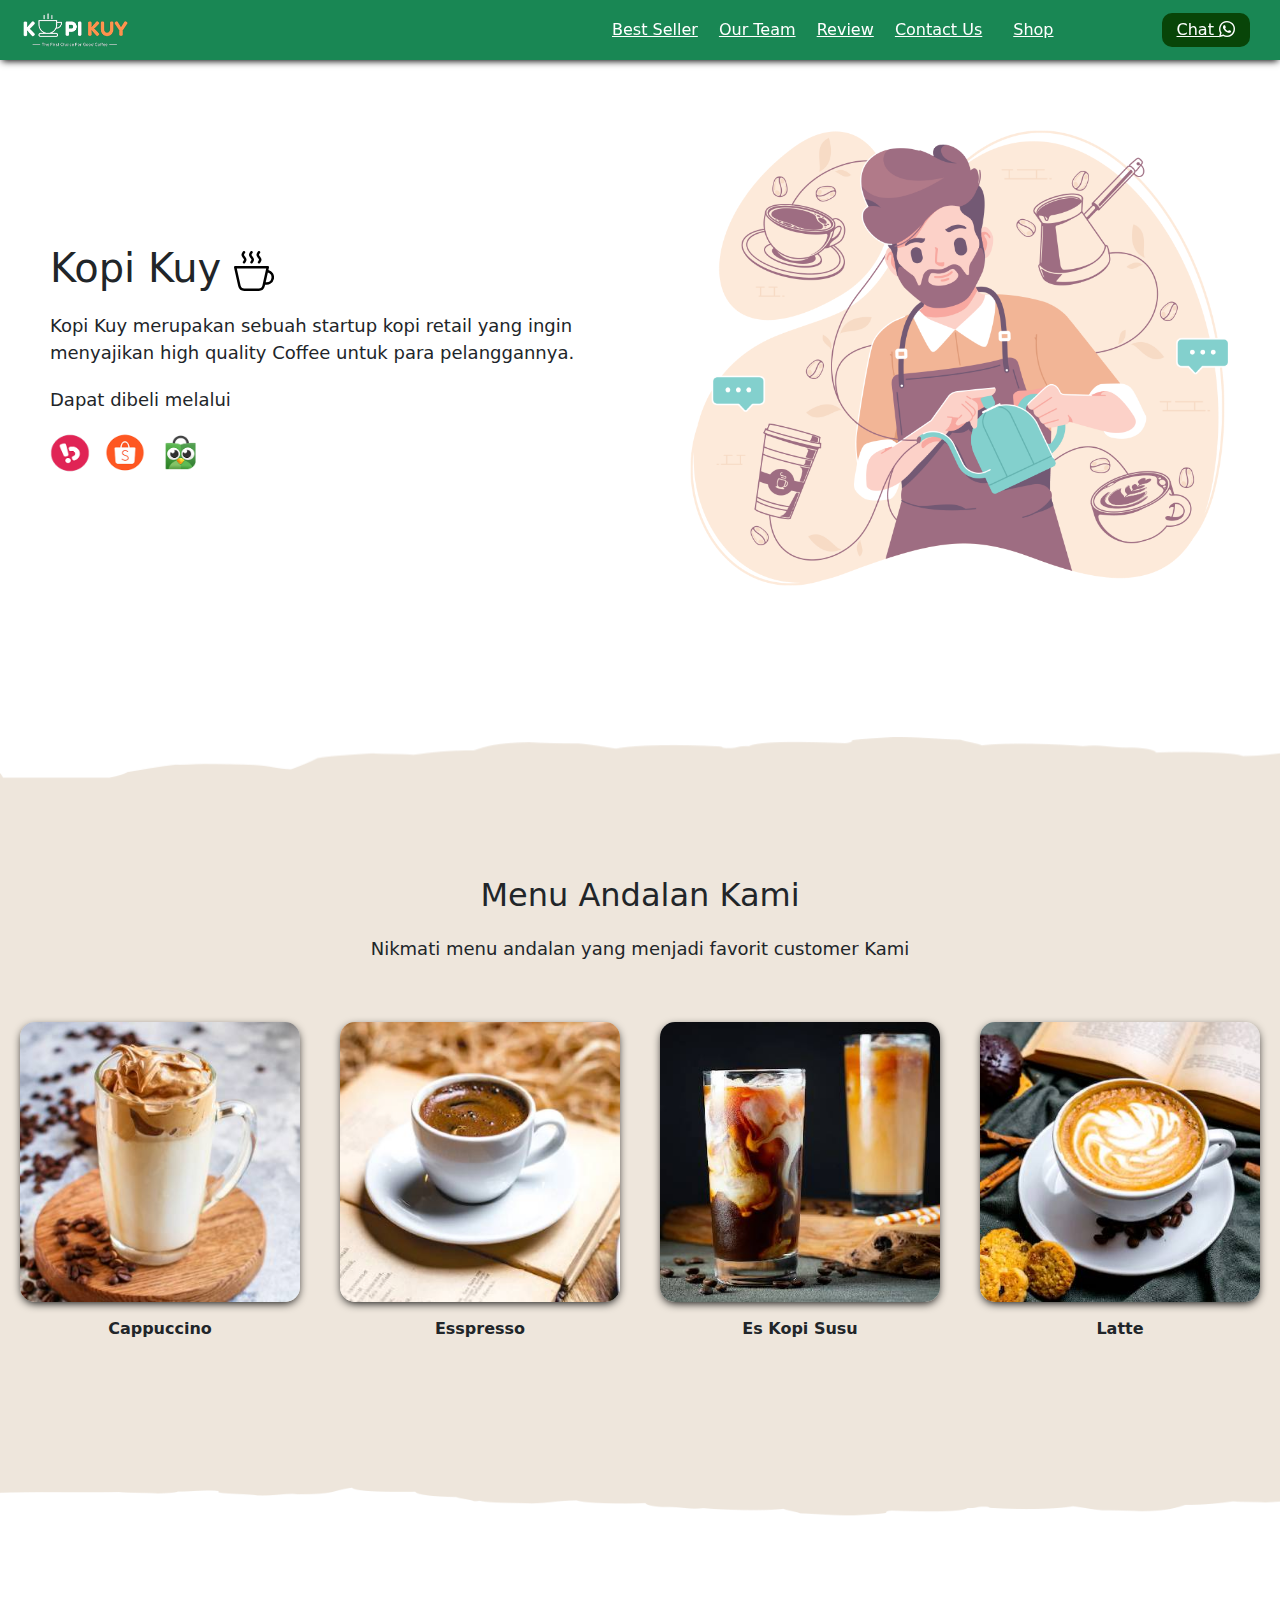
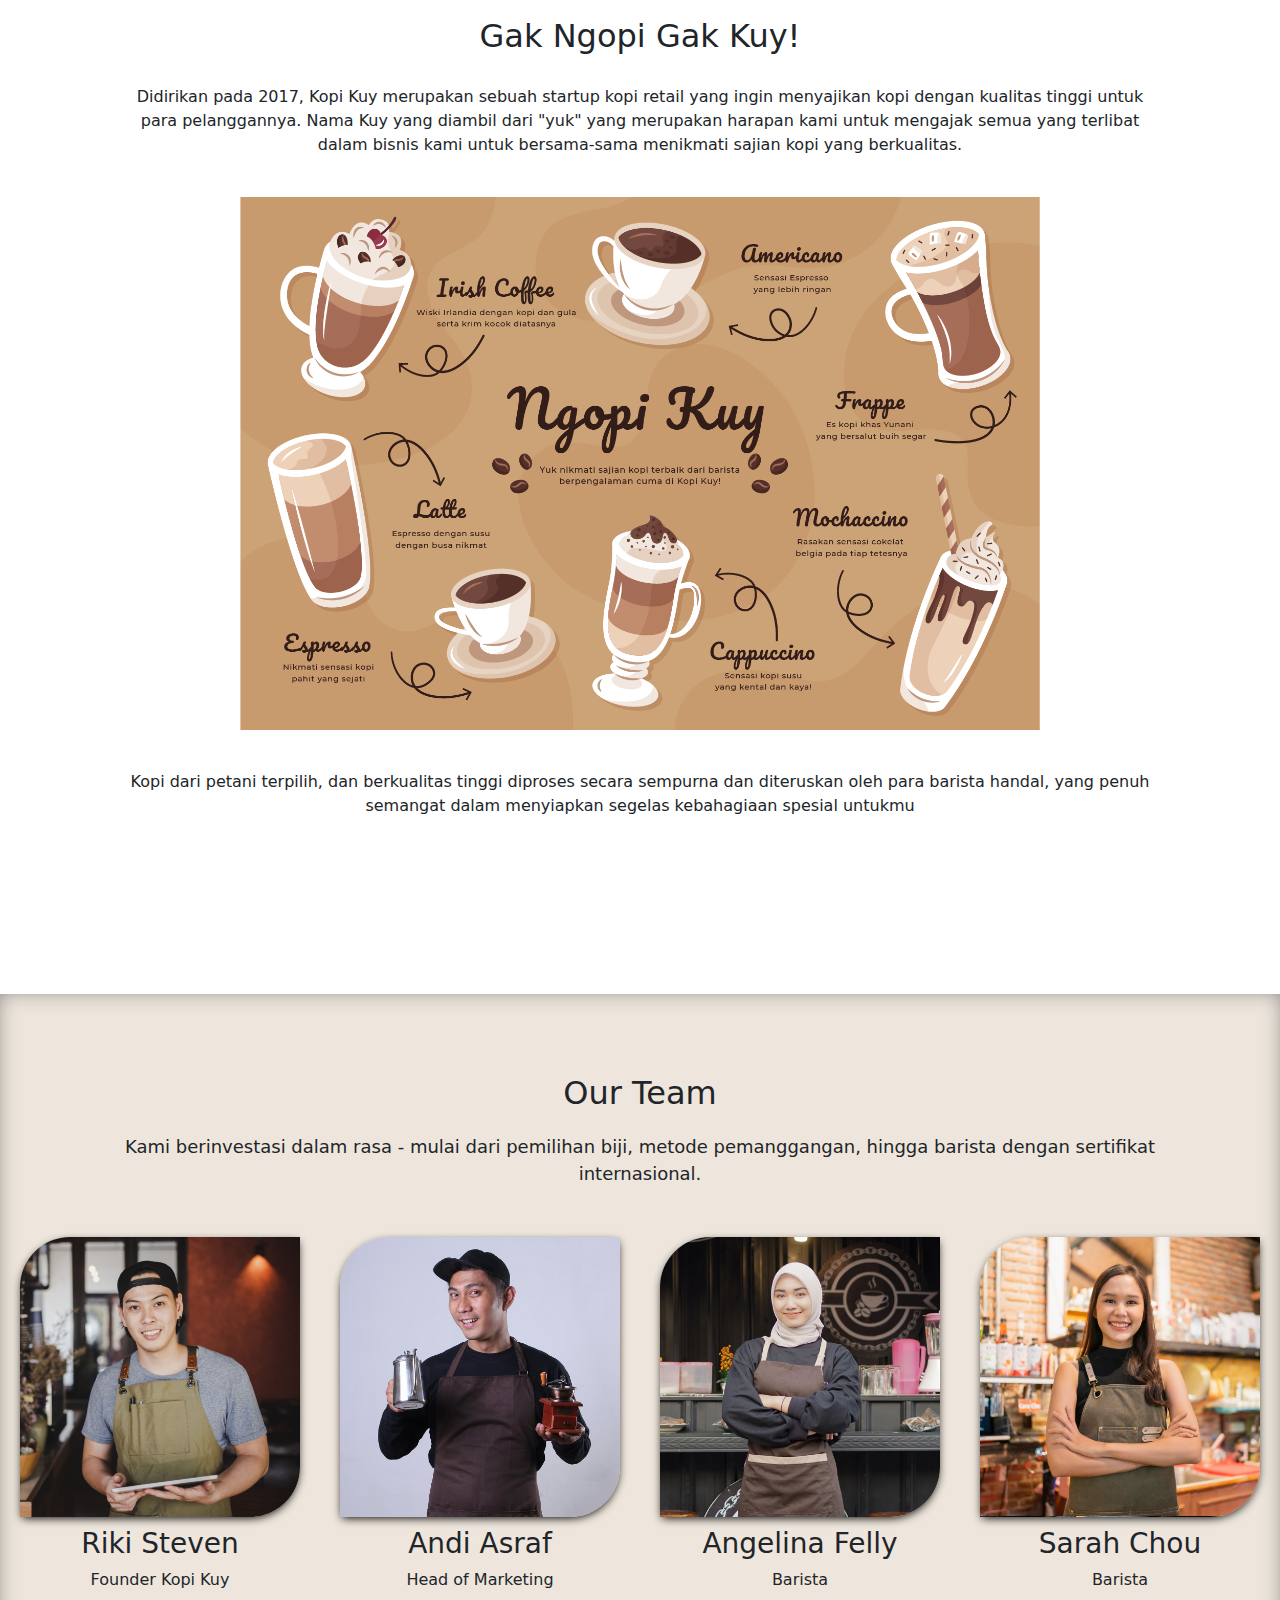
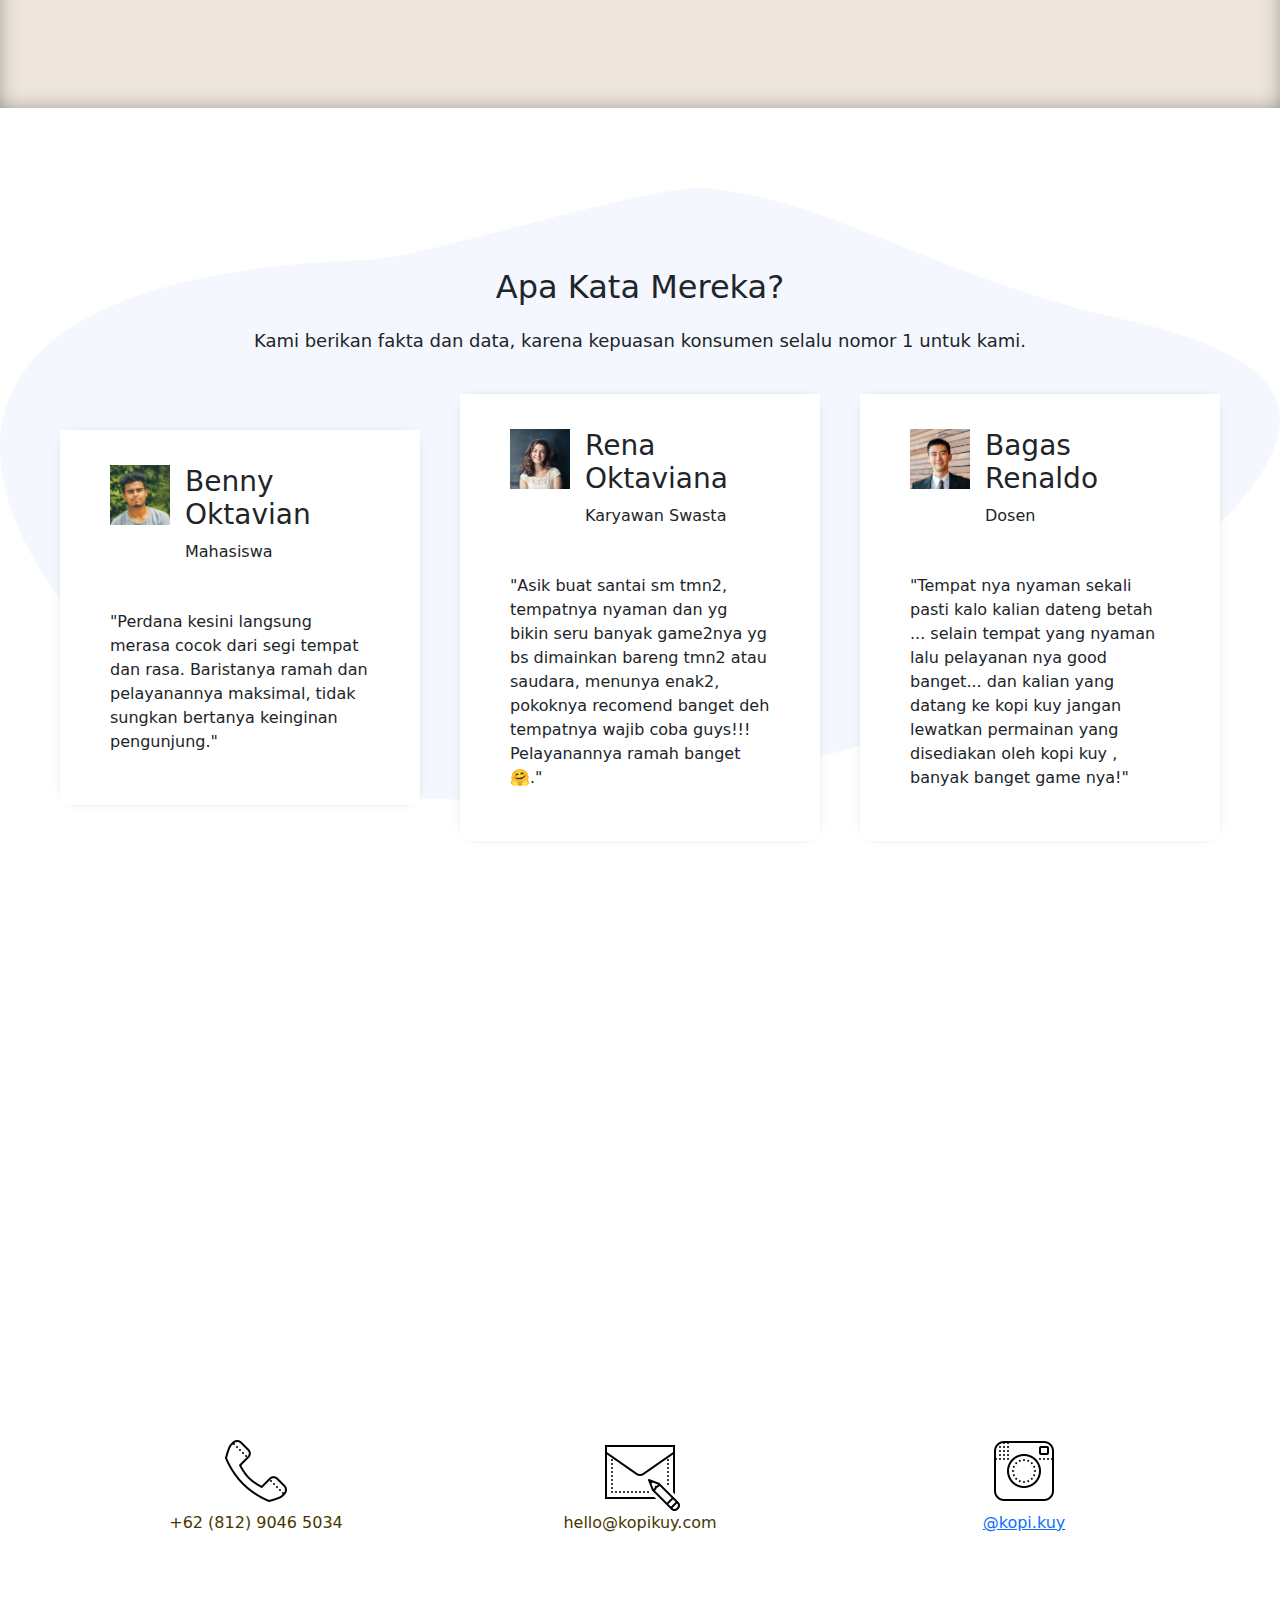
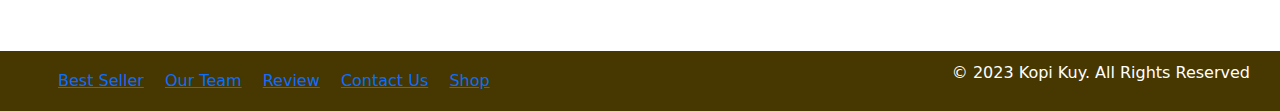
<file: index.html>
<!DOCTYPE html>
<html lang="id">
 
<head>
    <meta charset="UTF-8">
    <meta http-equiv="X-UA-Compatible" content="IE=edge">
    <meta name="viewport" content="width=device-width, initial-scale=1.0">
    <link rel="shortcut icon" href="images/favicon.ico" type="image/x-icon">
    <title>Website Kopi Kuy</title>
    <link rel="stylesheet" href="css/style.css">
    <link rel="shortcut icon" href="images/favicon.ico" type="image/x-icon">
    <link rel="stylesheet" href="vendor/bootstrap/bootstrap.min.css">
    <link rel="stylesheet" href="vendor/bootstrap/bootstrap-icons.css">
    <script src="vendor/bootstrap/bootstrap.bundle.min.js"></script>
</head>

<body>
    <nav>
        <img class="logo" src="images/logo/logo_kuy.png">
        <div class="navigasi">
            <a href="#best-seller">Best Seller</a>
            <a href="#our-team">Our Team</a>
            <a href="#review">Review</a>
            <a href="#contact-us">Contact Us</a>
        </div>
        <a class="shop" href="produk.html">Shop</a>
        <a class="chat" href="https://wa.me/628123456?text=Saya ingin bertanya" target="_blank">Chat <i class="bi bi-whatsapp"></i></a>
    </nav>

    <!-- Tulis Kode HTML / <header> Setelah baris di bawah ini (baris 28) -->

<header>
    <div class="kiri">
        <h1>
            Kopi Kuy <img src="images/icon/icon_kopi.svg" alt="" class="">
        </h1>
        <p>
            Kopi Kuy merupakan sebuah startup kopi retail yang ingin menyajikan high quality Coffee untuk para pelanggannya.
        </p>

        <p>
            Dapat dibeli melalui
        </p>
        <div class="olshop">
            <img src="images/logo/logo_bukalapak.png" alt="">
            <img src="images/logo/logo_shopee.png" alt="">
            <img src="images/logo/logo_tokopedia.png" alt="">
        </div>
    </div>
   
    <div class="kanan">
        <img src="images/header/header6.png" alt="">
    </div>

</header>

<section class="best-seller" id="best-seller">

    <h2>Menu Andalan Kami</h2>
    <p>Nikmati menu andalan yang menjadi favorit customer Kami</p>

    <div class="produk">
        <img src="images/produk/product_capuchino.jpg" alt="">
        <p>Cappuccino</p>
    </div>
    <div class="produk">
        <img src="images/produk/product_espresso.jpg" alt="">
        <p>Esspresso</p>
    </div>
    <div class="produk">
        <img src="images/produk/product_kopi_susu.jpg" alt="">
        <p>Es Kopi Susu</p>
    </div>
    <div class="produk">
        <img src="images/produk/product_latte.jpg" alt="">
        <p>Latte</p>
    </div>

</section>

<section id="about-us" class="about-us">
    <h2>Gak Ngopi Gak Kuy!</h2>
    <p>
        Didirikan pada 2017, Kopi Kuy merupakan sebuah startup kopi retail yang ingin menyajikan kopi
        dengan kualitas tinggi
        untuk para pelanggannya. Nama Kuy yang diambil dari "yuk" yang merupakan harapan kami untuk
        mengajak semua yang terlibat dalam bisnis kami untuk bersama-sama menikmati sajian kopi yang
        berkualitas.
    </p>
    <img src="images/about-us/aset_kopi_jumbo.png">
    <p>
        Kopi dari petani terpilih, dan berkualitas tinggi diproses secara sempurna dan diteruskan
        oleh para barista handal,
        yang penuh semangat dalam menyiapkan segelas kebahagiaan spesial untukmu
    </p>
</section>

<section class="our-team" id="our-team">

    <h2>Our Team</h2>

    <p>Kami berinvestasi dalam rasa - mulai dari pemilihan biji, metode pemanggangan,
        hingga barista dengan sertifikat internasional. </p>

    <div class="team">
        <img src="images/team/team1.jpg">
        <h3>Riki Steven</h3>
        <p>Founder Kopi Kuy</p>
    </div>

    <div class="team">
        <img src="images/team/team2.jpg">
        <h3>Andi Asraf</h3>
        <p>Head of Marketing</p>
    </div>

    <div class="team">
        <img src="images/team/team3.jpg">
        <h3>Angelina Felly</h3>
        <p>Barista</p>
    </div>

    <div class="team">
        <img src="images/team/team4.jpg">
        <h3>Sarah Chou</h3>
        <p>Barista</p>
    </div>

</section>

<section id="review" class="review">
    <h2>Apa Kata Mereka?</h2>

    <p>Kami berikan fakta dan data, karena kepuasan konsumen selalu nomor 1 untuk kami.</p>

    <div class="testimoni">
        <img src="images/customer/customer1.jpg">
        <div class="profile">
            <h3>Benny Oktavian</h3>
            <p>Mahasiswa</p>
        </div>
        <p>"Perdana kesini langsung merasa cocok dari segi tempat dan rasa. Baristanya ramah
            dan pelayanannya maksimal, tidak sungkan bertanya keinginan pengunjung."</p>
    </div>

    <div class="testimoni">
        <img src="images/customer/customer2.jpg">
        <div class="profile">
            <h3>Rena Oktaviana</h3>
            <p>Karyawan Swasta</p>
        </div>
        <p>"Asik buat santai sm tmn2, tempatnya nyaman dan yg bikin seru banyak game2nya yg bs
            dimainkan bareng tmn2 atau saudara, menunya enak2, pokoknya recomend banget deh
            tempatnya wajib coba guys!!! Pelayanannya ramah banget 🤗."</p>
    </div>

    <div class="testimoni">
        <img src="images/customer/customer3.jpg">
        <div class="profile">
            <h3>Bagas Renaldo</h3>
            <p>Dosen</p>
        </div>
        <p>"Tempat nya nyaman sekali pasti kalo kalian dateng betah ... selain tempat yang
            nyaman lalu pelayanan nya good banget... dan kalian yang datang ke kopi kuy jangan
            lewatkan permainan yang disediakan oleh kopi kuy , banyak banget game nya!"</p>
    </div>
</section>

<section class="contact-us" id="contact-us">

    <iframe
        src="https://www.google.com/maps/embed?pb=!1m14!1m8!1m3!1d7932.741866032694!2d106.668581!3d-6.214715!3m2!1i1024!2i768!4f13.1!3m3!1m2!1s0x2e69f9912c7f297b%3A0xe5a3a671dae861ab!2sKopi%20kuy!5e0!3m2!1sid!2sid!4v1680617229460!5m2!1sid!2sid"
        allowfullscreen="" loading="lazy" referrerpolicy="no-referrer-when-downgrade"></iframe>

    <div class="kontak">
        <img src="images/icon/icon_phone.png">
        <p>+62 (812) 9046 5034</p>
    </div>

    <div class="kontak">
        <img src="images/icon/icon_mail.png">
        <p>hello@kopikuy.com</p>
    </div>

    <div class="kontak">
        <img src="images/icon/icon_instagram.png">
        <a href="https://instagram.com" role="button">
            <p>@kopi.kuy</p>
        </a>
    </div>

</section>

<footer>
    <div class="navigasi">
        <a href="#best-seller">Best Seller</a>
        <a href="#our-team">Our Team</a>
        <a href="#review">Review</a>
        <a href="#contact-us">Contact Us</a>
        <a href="produk.html">Shop</a>
    </div>
    <p>© 2023 Kopi Kuy. All Rights Reserved</p>
</footer>

    <!--
        Kode HTML tidak boleh lewat dari batas ini
        Pastikan setiap section di tutup
        misalnya kode <section class="best-seller"> harus ada
        di bawah kode </header> (perhatikan ada garis miringnya
        dan setiap section harus setelah kode </section>
        jangan menulis <section> di dalam <section>
    -->
</body>

</html>
</file>
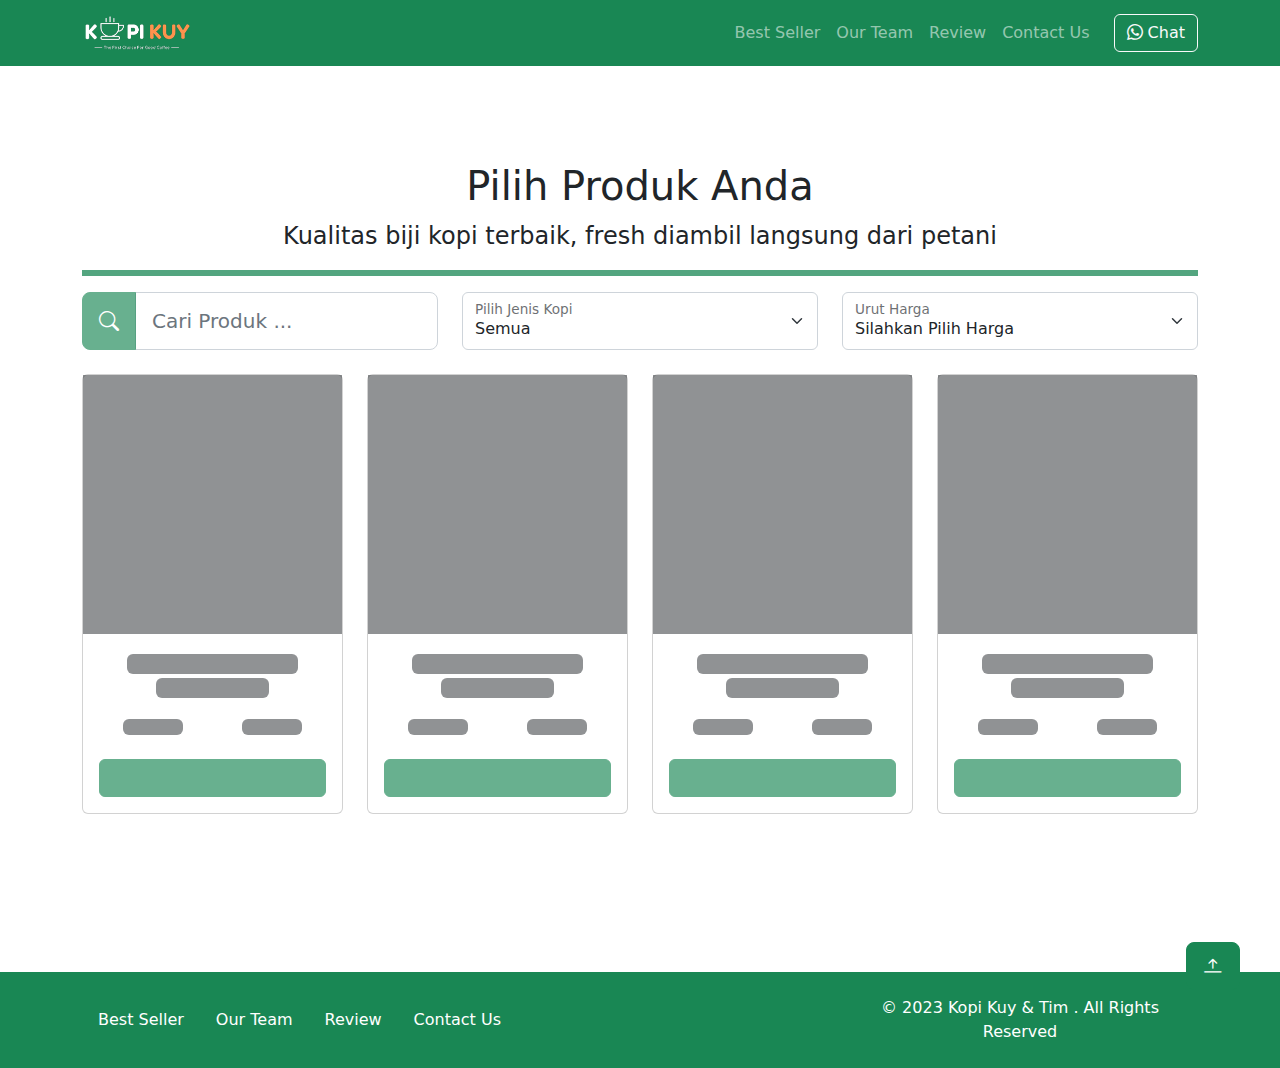
<file: produk.html>
<!DOCTYPE html>
<html lang="id">

<head>
    <meta charset="UTF-8">
    <meta http-equiv="X-UA-Compatible" content="IE=edge">
    <meta name="viewport" content="width=device-width, initial-scale=1.0">
    <link rel="shortcut icon" href="images/favicon/favicon.ico" type="image/x-icon">
    <title>Produk</title>
    <link rel="shortcut icon" href="images/favicon.ico" type="image/x-icon">
    <link rel="stylesheet" href="vendor/bootstrap/bootstrap.min.css">
    <link rel="stylesheet" href="vendor/bootstrap/bootstrap-icons.css">
    <script src="vendor/bootstrap/bootstrap.bundle.min.js"></script>
    <script src="js/jquery-3.6.3.min.js"></script>
    <style>
        /* tulis kode CSS internal di bawah sini */
        *{
            scroll-behavior: smooth;
        }

        #produk_not_found {
            display: flex;
            align-items: center;
            flex-direction: column;
            justify-content: center;
            height: 330px;
            border: 1px solid #d1d1d1;
            border-radius: 10px;
            margin: 10px 0;
            padding: 30px;
            font-size: 1.2rem;
            font-weight: 400;
        }
        
        #back-top {
            top: -30px;
            right: 40px;
        }

        @media (max-width:600px) {
            #back-top {
                width: fit-content;
                top: -50px;
                left: 50%;
                transform: translate(-50%, 50%);
            }
        }

        /* Batas Akhir penulisan kode CSS internal */
    </style>
</head>

<body>
    <!-- Tulis Kode Bootstrap Di Bawah Sini -->

    <nav class="navbar sticky-top navbar-dark bg-success navbar-expand-lg bisadicopy">
        <div class="container">
            <a class="navbar-brand" href="index.html">
                <img src="images/logo/logo_kuy.png" height="40" alt="image">
            </a>
            <button class="navbar-toggler" type="button" data-bs-toggle="collapse" data-bs-target="#navbarNav11"
                aria-controls="navbarNav11" aria-expanded="false" aria-label="Toggle navigation">
                <span class="navbar-toggler-icon"></span>
            </button>
            <div class="collapse navbar-collapse" id="navbarNav11">
                <ul class="navbar-nav ms-auto">
                    <li class="nav-item">
                        <a class="nav-link" href="index.html#best-seller">Best Seller</a>
                    </li>
                    <li class="nav-item">
                        <a class="nav-link" href="index.html#our-team">Our Team</a>
                    </li>
                    <li class="nav-item">
                        <a class="nav-link" href="index.html#review">Review</a>
                    </li>
                    <li class="nav-item">
                        <a class="nav-link" href="index.html#contact-us">Contact Us</a>
                    </li>
                </ul>
                <a target="_blank" class="btn btn-outline-light ms-md-3"
                    href="https://wa.me/6281291551234?text=halo kopi kuy saya mau pesan"><i class="bi bi-whatsapp"></i>
                    Chat</a>
            </div>
        </div>
    </nav>

    <section class="riki-block produk text-center my-5 py-5">
        <div class="container">
            <h1>Pilih Produk Anda</h1>
            <p class="fs-4">Kualitas biji kopi terbaik, fresh diambil langsung dari petani</p>
            <hr class="border border-success border-3 opacity-75">

            <!-- Ini Untuk Select -->
            <div class="row gap-2 gap-md-0">
                <div class="col-md-4">
                    <div class="input-group input-group-lg h-100">
                        <button aria-readonly="true" disabled class="btn btn-success" type="button" id="btn-cari-produk">
                            <i class="bi bi-search"></i>
                        </button>
                        <input id="cari-produk" type="search" class="form-control" placeholder="Cari Produk ..." aria-label="Cari produk search">
                      </div>
                </div>
                <div class="col-md-4">
                    <div class="form-floating">
                        <select class="form-select" id="select_kopi">
                            <option selected value="semua">Semua</option>
                            <option value="arabica">Arabica</option>
                            <option value="robusta">Robusta</option>
                            <option value="nonkopi">Non Kopi</option>
                        </select>
                        <label for="select_kopi">Pilih Jenis Kopi</label>
                    </div>
                </div>
                <div class="col-md-4">
                    <div class="form-floating">
                        <select class="form-select" id="filter_harga">
                            <option selected disabled>Silahkan Pilih Harga</option>
                            <option value="paling_mahal">Paling Mahal</option>
                            <option value="paling_murah">Paling Murah</option>
                        </select>
                        <label for="filter_harga">Urut Harga</label>
                    </div>
                </div>
            </div>

            <div id="produk_not_found" class="mt-4">
                <svg class="w-25" xmlns="http://www.w3.org/2000/svg" data-name="Layer 1" width="982.48732" height="763.01413" viewBox="0 0 982.48732 763.01413" xmlns:xlink="http://www.w3.org/1999/xlink"><circle cx="559.4329" cy="333.06116" r="40.02979" fill="#e6e6e6"/><path d="M766.295,452.99465l-41.832-41.832a44.307,44.307,0,0,0-14.42627-61.92578,44.45758,44.45758,0,0,0-58.91358,12.23779,44.30652,44.30652,0,0,0,60.03321,62.99512l41.832,41.832A9.40939,9.40939,0,0,0,766.295,452.99465ZM709.59431,409.6011a31.68421,31.68421,0,1,1,9.27978-22.40381A31.58568,31.58568,0,0,1,709.59431,409.6011Z" transform="translate(-108.75634 -68.49293)" fill="#3f3d56"/><path d="M1069.529,514.69884C1176.50914,633.00725,866.39184,803.50707,615.8095,803.50707S191.86334,671.39983,162.09,514.69884C89.89987,134.75174,777.16735-106.74054,615.8095,225.89055,380.61181,710.73882,985.27984,421.5284,1069.529,514.69884Z" transform="translate(-108.75634 -68.49293)" fill="#e6e6e6"/><path d="M1021.529,542.69884C1128.50914,661.00725,818.39184,831.50707,567.8095,831.50707S143.86334,699.39983,114.09,542.69884C41.89987,162.75174,729.16735-78.74054,567.8095,253.89055,332.61181,738.73882,937.27984,449.5284,1021.529,542.69884Z" transform="translate(-108.75634 -68.49293)" fill="#3f3d56"/><path d="M258.35026,265.31823c-75.06741-3.30525-133.27133-19.49788-132.50668-36.86436.45844-10.41178,21.70324-18.7842,58.28677-22.96955a1,1,0,1,1,.22727,1.987c-34.46168,3.943-56.11733,12.01678-56.516,21.07051-.69148,15.70451,59.11433,31.63093,130.59659,34.77832s132.4564-7.461,133.14787-23.16554c.40032-9.09178-20.59681-19.06558-54.79775-26.0284a1.00008,1.00008,0,1,1,.3991-1.95993c36.3011,7.39058,56.85694,17.624,56.39672,28.0763C392.81953,257.60908,333.41767,268.62348,258.35026,265.31823Z" transform="translate(-108.75634 -68.49293)" fill="#198754"/><path d="M191.67927,268.22672a76.98277,76.98277,0,0,0,133.03578,5.52178A1211.97551,1211.97551,0,0,1,191.67927,268.22672Z" transform="translate(-108.75634 -68.49293)" fill="#198754"/><path d="M333.019,252.71347a76.997,76.997,0,1,0-147.74945-5.70562A572.23325,572.23325,0,0,0,333.019,252.71347Z" transform="translate(-108.75634 -68.49293)" fill="#198754"/><circle cx="168.83353" cy="123.60073" r="9" fill="#fff"/><circle cx="122.51347" cy="152.59128" r="15" fill="#fff"/><circle cx="348.90479" cy="142.89813" r="9.99975" fill="#198754"/><circle cx="122.90479" cy="452.89813" r="6.00007" fill="#e6e6e6"/><circle cx="542.90479" cy="658.89813" r="6.00007" fill="#e6e6e6"/><circle cx="151.90479" cy="339.89813" r="3.00007" fill="#e6e6e6"/><circle cx="399.90479" cy="563.89813" r="3.00007" fill="#e6e6e6"/><circle cx="850.90479" cy="534.89813" r="3.00007" fill="#e6e6e6"/><circle cx="709.90479" cy="623.89813" r="3.00007" fill="#e6e6e6"/><circle cx="562.90479" cy="515.89813" r="3.00007" fill="#e6e6e6"/><circle cx="372.90479" cy="219.89813" r="3.00007" fill="#e6e6e6"/><circle cx="396.90479" cy="71.89813" r="3.00007" fill="#e6e6e6"/><circle cx="382.90479" cy="694.89813" r="3.00007" fill="#e6e6e6"/><circle cx="234.90479" cy="631.89813" r="3.00007" fill="#e6e6e6"/><circle cx="703.90479" cy="523.89813" r="3.00007" fill="#e6e6e6"/><circle cx="148.3737" cy="224.7987" r="9" fill="#fff"/><path d="M460.6612,431.39114c0,26.88035-41.55939,89.516-53.70465,107.24669a3.99188,3.99188,0,0,1-6.5907,0c-12.14526-17.73066-53.70465-80.36634-53.70465-107.24669a57,57,0,1,1,114,0Z" transform="translate(-108.75634 -68.49293)" fill="#fff"/><circle cx="294.90486" cy="358.8982" r="29" fill="#198754"/><ellipse cx="294.40486" cy="496.3982" rx="33.5" ry="6.5" fill="#fff"/><path d="M925.60957,386.41245a10.52681,10.52681,0,0,0-.64106,1.52851l-47.783,13.27682-8.61085-8.42662L854.1589,404.12429,867.953,420.52338a8,8,0,0,0,9.35283,2.169l51.61632-22.78484a10.49709,10.49709,0,1,0-3.31256-13.49509Z" transform="translate(-108.75634 -68.49293)" fill="#ffb8b8"/><path d="M875.50191,401.996l-17.9352,13.95958a4.5,4.5,0,0,1-6.68163-1.33719L839.73843,394.891a12.49741,12.49741,0,0,1,19.76923-15.29426l16.33819,15.59379a4.5,4.5,0,0,1-.34394,6.80543Z" transform="translate(-108.75634 -68.49293)" fill="#198754"/><path d="M930.19158,379.80967l18.18807,8.1829a3.14913,3.14913,0,0,1,1.57976,4.16384l-2.15339,4.78633a1.05293,1.05293,0,0,1,.52659,1.38795l-.86136,1.91453a1.05292,1.05292,0,0,1-1.388.52659l-.86136,1.91453a1.05292,1.05292,0,0,1,.52659,1.388l-.86136,1.91453a1.0529,1.0529,0,0,1-1.38794.52659L931.8709,432.36162a3.14914,3.14914,0,0,1-4.16384,1.57977l-18.18807-8.1829a3.14915,3.14915,0,0,1-1.57977-4.16384l18.08852-40.20522A3.14913,3.14913,0,0,1,930.19158,379.80967Z" transform="translate(-108.75634 -68.49293)" fill="#3f3d56"/><path d="M912.82137,423.21181l14.59056,6.57106a3.03424,3.03424,0,0,0,3.99937-1.51155l6.73892-14.98951,2.34078-5.196,6.09875-13.562a3.026,3.026,0,0,0-1.51149-3.98886l-4.58726-2.06786L930.47694,383.964a3.02112,3.02112,0,0,0-3.98861,1.522L920.589,398.59669l-6.7179,14.92653-2.56118,5.69979A3.022,3.022,0,0,0,912.82137,423.21181Z" transform="translate(-108.75634 -68.49293)" fill="#f2f2f2"/><polygon points="773.577 540.443 785.837 540.442 791.67 493.154 773.575 493.155 773.577 540.443" fill="#ffb8b8"/><path d="M879.2066,604.93325l24.1438-.001h.001a15.38605,15.38605,0,0,1,15.38648,15.38623v.5l-39.53052.00146Z" transform="translate(-108.75634 -68.49293)" fill="#2f2e41"/><polygon points="805.577 537.443 817.837 537.442 823.67 490.154 805.575 490.155 805.577 537.443" fill="#ffb8b8"/><path d="M911.2066,601.93325l24.1438-.001h.001a15.38605,15.38605,0,0,1,15.38648,15.38623v.5l-39.53052.00146Z" transform="translate(-108.75634 -68.49293)" fill="#2f2e41"/><path d="M827.34138,497.97109a39.41035,39.41035,0,0,0,36.8999,26.81006l.62012.01c6.32959.18,13.75976-1.86,21.0498-4.79,14.3999-5.79,28.23-15.06,31.8999-17.61l-6.21972,59.79-2.52,24.24a4.51415,4.51415,0,0,0,4.48,4.97h15.52978a4.50547,4.50547,0,0,0,4.35987-3.36l25.64013-97.65a19.032,19.032,0,0,0-19.71-23.83l-53.25976,3.65,3.71972-14.88-47.54-3.16-.13965.1c-1.14013.83-2.25,1.7-3.31005,2.61a40.27149,40.27149,0,0,0-6.99024,7.66A38.48741,38.48741,0,0,0,827.34138,497.97109Z" transform="translate(-108.75634 -68.49293)" fill="#2f2e41"/><path d="M827.34138,497.97109a39.41035,39.41035,0,0,0,36.8999,26.81006,196.14623,196.14623,0,0,0,22.56982-13.39l-.8999,8.61-7.83984,75.42a4.51415,4.51415,0,0,0,4.48,4.97h15.52978a4.50547,4.50547,0,0,0,4.35987-3.36l9.15039-34.85,16.48974-62.8a19.032,19.032,0,0,0-19.71-23.83l-53.25976,3.65,3.71972-14.88-26.98-1.79A38.48741,38.48741,0,0,0,827.34138,497.97109Z" transform="translate(-108.75634 -68.49293)" fill="#2f2e41"/><path d="M838.7735,458.32082l-.35766-.043-8.29517-40.78515c-.071-.354-6.85229-35.5332,13.93677-53.92432l.36182-2.51709a4.50032,4.50032,0,0,1,5.78711-3.65771l19.58471,6.0747a4.49086,4.49086,0,0,1,3.019,5.4419l-1.90381,7.2417c2.63989,3.1001,33.7146,40.51221,22.89038,69.33545L888.9488,464.439Z" transform="translate(-108.75634 -68.49293)" fill="#198754"/><path d="M920.09389,426.48986a10.52591,10.52591,0,0,0-1.32908.99037l-47.89739-12.858-3.13136-11.634-18.17538,2.43095,3.54192,21.13437a8,8,0,0,0,6.95146,6.62248l56.032,6.619a10.4971,10.4971,0,1,0,4.00785-13.30516Z" transform="translate(-108.75634 -68.49293)" fill="#ffb8b8"/><path d="M869.022,414.43646,846.48068,417.34a4.5,4.5,0,0,1-5.07405-4.54822l.42987-22.65461a12.49741,12.49741,0,0,1,24.79917-3.12052l6.14215,21.73423a4.5,4.5,0,0,1-3.75583,5.68559Z" transform="translate(-108.75634 -68.49293)" fill="#198754"/><circle cx="753.92061" cy="258.80372" r="24.56103" fill="#ffb8b8"/><path d="M861.3848,329.34791l-3.075-5.59966c-5.82461,23.73215,4.46383,43.37315,4.46383,43.37315l-39.93243-18.601.38033-6.59991-3.95134,4.484-5.67747-3.12872-.74992-4.28064-4.28563,1.06158,15.64354-28.38736c15.18238-27.01314,37.25508-16.69982,37.25508-16.69982,35.11544-1.66934,30.82681,32.97543,30.82681,32.97543Z" transform="translate(-108.75634 -68.49293)" fill="#2f2e41"/><ellipse cx="556.1612" cy="472.39114" rx="12.17949" ry="47.5" transform="translate(-275.75171 306.36236) rotate(-32.66242)" fill="#3f3d56"/></svg>
                <h6 class="fs-5 mt-3">Produk tidak ditemukan</h6>
                <p class="fs-6">Produk yang anda cari tidak ditemukan, silahkan cari produk lainnya</p>
            </div>

            <div id="baris_produk" class="row row-cols-1 row-cols-sm-2 row-cols-md-3 row-cols-lg-4 text-center mt-4">
            </div>
        </div>
    </section>

    <footer class="riki-block footer-small py-4 bg-success position-relative">
        <div class="container">
            <div class="row align-items-center">
                <div class="col-12 col-md-8">
                    <ul class="nav justify-content-center justify-content-md-start">
                        <li class="nav-item">
                            <a class="nav-link" href="index.html#best-seller">Best Seller</a>
                        </li>
                        <li class="nav-item">
                            <a class="nav-link" href="index.html#our-team">Our Team</a>
                        </li>
                        <li class="nav-item">
                            <a class="nav-link" href="index.html#review">Review</a>
                        </li>
                        <li class="nav-item">
                            <a class="nav-link" href="index.html#contact-us">Contact Us</a>
                        </li>
                    </ul>
                </div>

                <div class="col-12 col-md-4 mt-4 mt-md-0 text-center text-md-right">
                    <button id="back-top" type="button" class="btn btn-lg btn-success position-absolute"><i class="bi bi-arrow-bar-up"></i></button>
                    &copy; 2023 Kopi Kuy &amp; Tim . All Rights Reserved
                </div>
            </div>
        </div>
    </footer>


    <script>
        /* Tulis Javascript Di bawah Sini */

        var sumber = "https://rikikurnia.com/prakerja/api/kopi"
        var sumber2 = "data.json"
        var selectedData = [];

        var $produkNotFound = $("#produk_not_found");
        var $backTop = $("#back-top");

        $produkNotFound.hide();

        $backTop.click(function () {
            $("html, body").scrollTop(0);
        });

        function showLoadingFetchData() {
            [1,2,3,4].forEach(item => {
                baris_produk.innerHTML += `
                        <div class="col mb-4">
                            <div class="card p-0" aria-hidden="true">
                                <span class="placeholder" style="height: 259px;"></span>
                                <div class="card-body">
                                    <h5 class="card-title placeholder-glow">
                                        <span class="placeholder col-9 rounded"></span>
                                        <span class="placeholder col-6 rounded"></span>
                                    </h5>
                                    <p class="card-text placeholder-glow d-flex gap-2 justify-content-between my-4 mx-4">
                                        <span class="placeholder col-4 rounded"></span>
                                        <span class="placeholder col-4 rounded"></span>
                                    </p>
                                    <a class="btn btn-success disabled placeholder w-100"></a>
                                </div>
                            </div>
                        </div>
                    `;
            });
        }

        function fetchData(dipilih) {
            showLoadingFetchData();
            if (dipilih === "semua") {
                $.when(
                    $.getJSON(sumber),
                    $.getJSON(sumber2)
                ).then(function (dataSumber, dataSumber2) {
                    selectedData = [...dataSumber[0].robusta, ...dataSumber2[0].nonkopi, ...dataSumber[0].arabica];
                    displayData(selectedData);
                });
            } else if (dipilih === "nonkopi") {
                $.getJSON(sumber2).then(function (data) {
                    selectedData = data.nonkopi;
                    displayData(selectedData);
                });
            } else {
                $.getJSON(sumber).then(function (data) {
                    selectedData = data[dipilih];
                    displayData(selectedData);
                });
            }
        }

        function displayData(data_kopi) {
            baris_produk.innerHTML = "";

            if (data_kopi.length === 0) {
                $produkNotFound.show();
            } else {
                $produkNotFound.hide();
                data_kopi.forEach(item => {
                    baris_produk.innerHTML += `<div class="col mb-4">
                            <div class="card">
                                <img src="${item.foto}" class="card-img-top" alt="...">
                                <div class="card-body">
                                    <h5 class="card-title">${item.nama}</h5>
                                    <div class="row hargasize my-4">
                                        <div class="col">
                                            ${item.size}
                                        </div>
                                        <div class="col fw-bold text-primary">
                                            Rp. ${item.harga}
                                        </div>
                                    </div>
                                    <a href="${item.link}" class="btn btn-success w-100"><i class="bi bi-cart4"></i> Beli</a>
                                </div>
                            </div>
                        </div>`;
                });
            }
        }

        $(document).ready(function () {
            fetchData("semua");

            $("#select_kopi").change(function () {
                var dipilih = $(this).val();
                fetchData(dipilih);
            });

            $("#filter_harga").change(function () {
                var dipilih = $(this).val();
                var keyword = $("#cari-produk").val().toLowerCase();
                
                if (dipilih === "paling_mahal") {
                    selectedData.sort((a, b) => b.harga - a.harga);
                } else if (dipilih === "paling_murah") {
                    selectedData.sort((a, b) => a.harga - b.harga);
                }

                if (keyword !== "") {
                    var filteredData = selectedData.filter(item => item.nama.toLowerCase().includes(keyword));
                    displayData(filteredData);
                } else {
                    // If no search keyword, display the sorted selectedData
                    displayData(selectedData);
                }
            });

            $("#cari-produk").on("input", function () {
                var keyword = $(this).val().toLowerCase();
                var filteredData = selectedData.filter(item => item.nama.toLowerCase().includes(keyword));
                displayData(filteredData);
            });
        });


        /* Batas Akhir penulisan kode Javascript */
    </script>
</body>

</html>
</file>
<file: css/style.css>
/* Kode * di bawah ini untuk mereset tampilan setiap web browser supaya seragam */

* {
   box-sizing: border-box;
   margin: 0;
   padding: 0;
}

html {
   /* scroll-behavior: smooth agar scroll ketika klik pada navigasi menjadi halus */
   scroll-behavior: smooth;
}

/* 
Kode di bawah ini untuk mengatur nav sampai footer agar memiliki tampilan flexibel
selengkapnya akan di bahas di hari ke 3
*/

nav,
header,
section,
footer {
   /* 
      display: flex memiliki pengaturan yang dapat mengatur agar elemen
      di dalamnya memiliki ukuran yang fleksibel
      digunakan saat ada elemen yang isinya lebih dari satu kolom
   */
   display: flex;
   /* 
      align-items: center mengatur elemen di dalamnya rata tengah vertikal
   */
   align-items: center;

   /* 
      justify-content: center mengatur elemen di dalamnya rata tengah horizontal
   */
   justify-content: center;

   /* 
      flex-wrap: wrap mengatur agar jika lebar elemen berlebih, maka elemen
      akan otomatis diletakan di baris baru (tidak dipaksakan di satu baris)
   */
   flex-wrap: wrap;
}



/* 
Kode @font-face untuk menginstall font ke dalam Website 
src adalah untuk lokasi fontnya, font dapat di cari di website https://fonts.google.com/
dengan memberi nama family, maka kita mendaftarkan font tersebut ke dalam website
*/

@font-face {
   src: url(../fonts/poppins.woff2);
   font-family: 'Poppins';
}

body {
   /* 
   mendaftarkan semua teks pada body menjadi family Poppins 
   kenapa pada body? karena elemen body membungkus semua elemen dari nav section sampai footer
   */
   font-family: 'Poppins';
}

/*
Misalnya ada font dari google yang bernama Irish Grover yang berada di:
https://fonts.gstatic.com/s/irishgrover/v23/buExpoi6YtLz2QW7LA4flVgv__RP.woff2

maka bisa coba copy kode berikut untuk menginstall font tadi:

@font-face {
  font-family: 'Irish Grover';
  font-style: normal;
  font-weight: 400;
  src: url(https://fonts.gstatic.com/s/irishgrover/v23/buExpoi6YtLz2QW7LA4flVgv__RP.woff2) format('woff2');
}

Jika kode di atas sudah di copy
Nanti pada element yang ingin menggunakan font Irish Grover Tadi, tinggal diganti font-familynya
misal mau mengganti h1 dan h2 maka kodenya sebagai berikut:

h1,h2 {
   font-family: 'Irish Grover';
}

*/


a {
   /* menghilangkan garis bawah pada link */
   text-decoration: none;

   /* 
   color: adalah untuk mengganti warna tulisan.
   color:unset digunakan pada a untuk menghilangkan warna bawaan pada link (biasanya warna biru) 
   */
   color: unset;
}

h2 {
   /* mengatur ukuran huruf ke 34 pixel */
   font-size: 34px;
}

h3 {
   /* mengatur ukuran huruf ke 1.2rem */
   font-size: 1.2rem;
}

h1,
h2,
h3 {
   /* mengatur tebal huruf bisa bold, normal*/
   font-weight: bold;
}

img {
   /* 
      kode max-width artinya lebar maksimal
      mengatur agar semua elemen img memiliki lebar maksimal 100% agar
      besar gambar tidak melebihi layar ataupun elemen pembungkus
   */
   max-width: 100%;
}

/* Navigasi */

nav {
   /* 
   background-color mengatur warna latar belakang 
   untuk pengguna hp, pergantian warna tidak bisa seperti vs code
   hanya dapat menggunakan warna bahasa inggris seperti: red, green, brown, purple dsb
   untuk pengguna vscode silahkan arahkan mouse ke kotak warna di bawah
   untuk mengganti warna sesuai keinginan
   */
   background-color: #198754;

   /* box-shadow membuat efek bayangan */
   box-shadow: 0 3px 7px -2px #000;

   /* width mengatur lebar elemen. 100% agar lebarnya full dari kiri sampai kanan layar */
   width: 100%;

   /* 
   padding digunakan untuk memberi jarak ke dalam. 
   efeknya bila digunakan pada elemen yang memiliki warna latar akan membuat elemen tersebut 'gemuk'
   padding-top artinya jarak ke atas, nilai padding dapat berupa
   padding-top, padding-bottom, padding-left, padding-right
   */
   padding-top: 10px;
   padding-bottom: 10px;

   /* 
   position mengatur posisi elemen, position:fixed supaya elemen nav akan ikut menempel di atas layar
   saat kita scroll ke bawah. Jika ingin navigasi gak nempel, bisa menggunakan position:static;
   */
   position: fixed;

   /* Nilai z-index semakin besar, maka elemen akan semakin di depan */
   z-index: 500;
}

img.logo {
   /* height mengatur tinggi elemen */
   height: 40px;
   /* penjelasan margin mirip dengan padding, fungsinya untuk memberi jarak pada elemen */
   margin-left: 20px;
}

div.navigasi {
   margin-left: auto;
   margin-right: 15px;
}

nav a {
   color: #fff;
   padding-left: 8px;
   padding-right: 8px;
}

a.shop {
   margin-right: 100px;
}

a.chat {
   margin-right: 30px;
   background-color: rgb(8, 69, 8);
   color: #fff;
   padding-top: 5px;
   padding-right: 15px;
   padding-bottom: 5px;
   padding-left: 15px;
   border-radius: 10px;
}


/* 
   PERHATIKAN bahwa dalam mengatur elemen, nama elemen langsung ditulis
   sedangkan untuk mengatur class, dibutuhkan tanda titik (.) terlebih dulu
   img {} berarti seluruh elemen dengan tag img (<img src="....">), 
   sedangkan .img artinya hanya elemen dengan class img (<img class="img" src="...">) 
*/


/* HEADER */


header,
section {
   /*
    padding mengatur jarak ke dalam
    pada padding dan margin ditambahkan top / right / bottom / top 
    untuk mengatur jarak masing-masing 
   */
   padding-top: 80px;
   padding-bottom: 80px;

   /* margin mengatur jarak ke luar */
   margin-bottom: 80px;
}

/* penulisan CSS dapat digabung dengan beberapa elemen */
header div.kiri,
header div.kanan {
   /* width mengatur lebar elemen. 50% artinya setengah ukuran elemen pembungkus */
   width: 50%;
   padding: 50px;
}

header h1 {
   margin-bottom: 20px;
}

header p {
   /* font-size digunakan untuk mengatur ukuran huruf */
   font-size: 18px;
   margin-bottom: 20px;
}

div.olshop img {
   width: 40px;
   /* aspect-ratio:1 agar tinggi menyesuaikan width */
   aspect-ratio: 1;
   margin-right: 10px;
}

/* Best Seller */

section.best-seller {
   position: relative;

   /* background-color mengatur warna latar belakang elemen */
   background-color: #EEE6DC;

   /* text-align mengatur rata tulisan, bisa bernilai: left, right, center, justify */
   text-align: center;
}

/* 
terkait position, after, dan before memerlukan pemahaman mendalam
terkait layout pada CSS untuk dapat memahami secara penuh 
*/

section.best-seller::before,
section.best-seller::after {
   position: absolute;
   content: "";
   width: 100%;
   height: 76px;

   /* background-image untuk menambahkan gambar sebagai background */
   background-image: url(../images/background/garis-atas.png);

   /*background-size agar gambar latar menyesuaikan tinggi / lebar elemen */
   background-size: cover;

   top: -60px;
   left: 0;
}

section.best-seller::after {
   height: 60px;
   background-image: url(../images/background/garis-bawah.png);
   top: unset;
   bottom: -60px;
}

section.best-seller h2 {
   margin-bottom: 20px;
   width: 100%;
}

/* 
Penulisan section.best-seller > p berarti mengatur elemen p yang langsung
di bungkus oleh elemen <section class="best-seller">
aturan ini tidak berlaku untuk elemen <p> yang ada di dalam <div class="produk">
*/

section.best-seller>p {
   font-size: 18px;
   margin-bottom: 40px;
   width: 100%;
}

div.produk {
   /* 
      Penulisan padding dan margin seperti padding:20px ini penulisan singkat 
      yang berarti top, right, bottom, left nilainya sama, yaitu 20px 
   */
   padding: 20px;
   width: 25%;
}

div.produk img {
   /* transition membuat animasi transisi dari perubahan style, 0.3s berarti 0.3 detik */
   transition: all 0.3s ease;

   /* border-radius  Membuat sudut membulat */
   border-radius: 15px;

   /* box-shadow membuat efek bayangan */
   box-shadow: 0 3px 10px -2px #000;
}

/*

kode div.produk img:hover akan dijalankan saat mouse ada di atas elemen <img> yang ada
di dalam <div class="produk"> 
karena ada efek transition pada div.produk img 
maka akan menghasilkan efek animasi yang smooth

*/
div.produk img:hover {

   /* membuat transformasi, bisa berupa scale(1.05), rotate(180deg), translateY(-50px), dsb */
   transform: scale(0.9);
   border-radius: 50%;
}

div.produk p {
   margin-top: 15px;
   font-weight: bold;
}



/* About US */

section.about-us {
   /* max-width: 80%; mengatur lebar maksimal elemen tidak boleh melebihi 80% layar */
   max-width: 80%;

   /* margin-left dan margin-right auto akan membuat posisi elemen berada di tengah */
   margin-left: auto;
   margin-right: auto;
   text-align: center;
}

section.about-us h2 {
   margin-bottom: 30px;
   width: 100%;
}

section.about-us img {
   /* 
      Penulisan width: 800px dan max-width: 100% mengatur agar
      elemen memiliki lebar 800px namun tidak boleh melebihi 100% ukuran layar
   */
   width: 800px;
   max-width: 100%;
   margin: auto;
}

/*
section.about-us p:nth-child(2) berarti mengatur elemen ke 2 dengan jenis <p>
yang ada di dalam <section class="about-us">
*/

section.about-us p:nth-child(2) {
   margin-bottom: 40px;
}

section.about-us p:nth-child(4) {
   margin-top: 40px;
}


/* OUR TEAM */

section.our-team {
   background-color: #EEE6DC;
   box-shadow: inset 0px 0px 23px -6px #707070;
   text-align: center;
}

section.our-team h2 {
   margin-bottom: 20px;
   width: 100%;
}

section.our-team>p {
   margin-bottom: 30px;
   font-size: 18px;
   width: 800px;
   max-width: 90%;
   margin-left: auto;
   margin-right: auto;
   width: 100%;
}

div.team {
   width: 25%;
   padding: 20px;
}

div.team img {
   width: 100%;
   aspect-ratio: 1/1;
   object-fit: cover;
   box-shadow: 0 3px 10px -2px #000;
   border-radius: 50px 0px 50px 0px;
   margin-bottom: 10px;
}


/* REVIEW */

section.review {
   background-image: url(../images/background/bg-review.svg);
   /* 
      background-size: contain;
      membuat gambar latar belakang tidak terpotong
   */
   background-size: contain;

   /* 
      background-repeat: no-repeat;
      membuat gambar latar belakang tidak diulang (duplikat)
   */
   background-repeat: no-repeat;
   padding-left: 40px;
   padding-right: 40px;
   justify-content: space-around;
   /* align-items: stretch; membuat tinggi elemen di dalam .review .baris seragam */
   text-align: center;
}

section.review h2 {
   margin-bottom: 20px;
   width: 100%;
}

section.review>p {
   margin-bottom: 40px;
   font-size: 18px;
   width: 100%;
}

div.testimoni {
   width: 30%;
   display: flex;
   flex-wrap: wrap;
   padding: 35px 50px;
   box-shadow: 0px 0px 12px -10px #000;
   background-color: #fff;
}

div.testimoni img {
   width: 60px;
   height: 60px;
   margin-right: 15px;
   object-fit: cover;
}

div.profile {
   text-align: left;
   display: block;
   margin-bottom: 30px;
   width: calc(100% - 75px);
}

div.profile p {
   width: 100%;
   text-align: left;
}

div.testimoni>p {
   width: 100%;
   text-align: left;
}


/* CONTACT US */
section.contact-us {
   margin-bottom: 20px;
}

section.contact-us iframe {
   width: 100%;
   height: 300px;
   border: 0;
}

div.kontak {
   width: 30%;
   /* color mengatur warna tulisan */
   color: rgb(71, 55, 0);
   text-align: center;
   margin-top: 50px;
}


/* FOOTER */

footer {
   background-color: rgb(71, 55, 0);
   padding-top: 15px;
   padding-bottom: 15px;
   color: #fff;
   padding-right: 40px;
   padding-left: 40px;
}

footer div.navigasi {
   margin-left: 20px;
   margin-right: auto;
}

footer div.navigasi a {
   padding: 8px;
}

/* UNTUK kode RESPONSIF hari ke 3 tulis DI BAWAH sini */

@media (max-width:600px) {
   .navigasi {
      display: none;
   }

   a.shop {
      margin-right: 15px;
      margin-left: auto;
   }

   header div.kiri,
   header div.kanan {
      width: 100%;
      text-align: center;
      padding: 20px;
   }
div.produk,
   div.team,
   div.kontak {
      width: 50%;
   }

   div.testimoni {
      width: 100%;
      margin-bottom: 30px;
   }
   
}

/* Kode CSS Selesai di sini */
</file>
